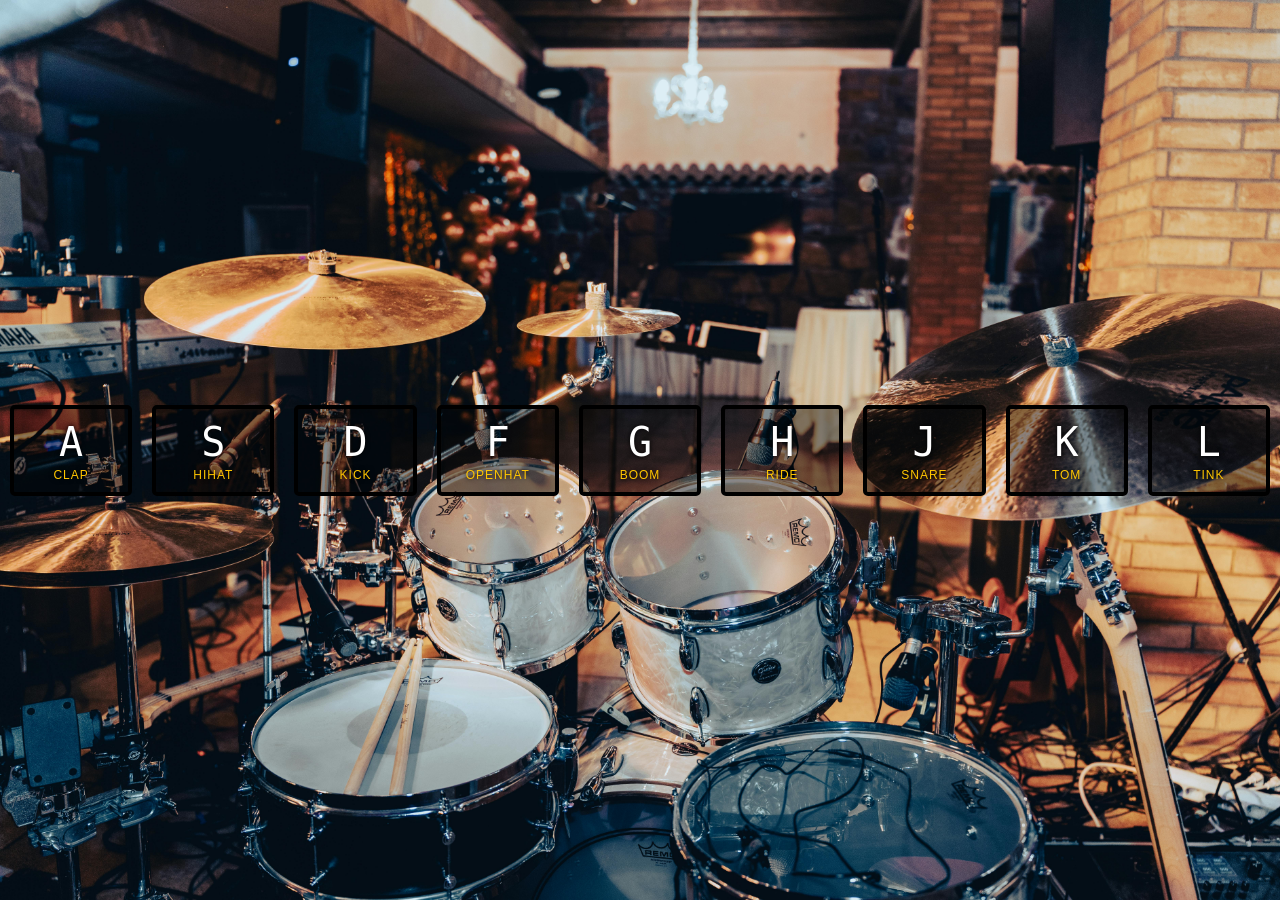
<file: 1. drumKit/index.html>
<!DOCTYPE html>
<html lang="en">
<head>
    <meta charset="UTF-8">
    <meta name="viewport" content="width=device-width, initial-scale=1.0">
    <title>JavaScript Drum Kit</title>
    <link rel="stylesheet" href="style.css">
    <link rel = "icon" href ="https://fav.farm/🔥" /> 
</head>
<body>
    <div class = "keys">
        <div data-key="65" class="key">
            <kbd>A</kbd>
            <span class="sound">clap</span>
        </div>
        <div data-key="83" class="key">
            <kbd>S</kbd>
            <span class="sound">hihat</span>
        </div>
        <div data-key="68" class="key">
            <kbd>D</kbd>
            <span class="sound">kick</span>
        </div>
        <div data-key = "70" class="key">
            <kbd>F</kbd>
            <span class="sound">openhat</span>
        </div>
        <div data-key = "71" class="key">
            <kbd>G</kbd>
            <span class="sound">boom</span>
        </div>
        <div data-key = "72" class="key">
            <kbd>H</kbd>
            <span class="sound">ride</span>
        </div>
        <div data-key = "74" class="key">
            <kbd>J</kbd>
            <span class="sound">snare</span>
        </div>
        <div data-key = "75" class="key">
            <kbd>K</kbd>
            <span class="sound">tom</span>
        </div>
        <div data-key = "76" class="key">
            <kbd>L</kbd>
            <span class="sound">tink</span>
        </div>
    </div>

    <audio data-key="65" src="sounds/clap.wav"></audio>
    <audio data-key="83" src="sounds/hihat.wav"></audio>
    <audio data-key="68" src="sounds/kick.wav"></audio>
    <audio data-key="70" src="sounds/openhat.wav"></audio>
    <audio data-key="71" src="sounds/boom.wav"></audio>
    <audio data-key="72" src="sounds/ride.wav"></audio>
    <audio data-key="74" src="sounds/snare.wav"></audio>
    <audio data-key="75" src="sounds/tom.wav"></audio>
    <audio data-key="76" src="sounds/tink.wav"></audio>
    
<script>
    window.addEventListener('keydown', function(e) {
        const audio = document.querySelector(`audio[data-key="${e.keyCode}"]`);
        const key = document.querySelector(`.key[data-key="${e.keyCode}"]`);
        if(!audio) return;
        audio.currentTime = 0;  
        audio.play();
        key.classList.add('playing');
    });

    function removeTransition(e) {
        if(e.propertyName !== 'transform') return;
        this.classList.remove('playing');
    }

    const keys = document.querySelectorAll('.key');
    keys.forEach(key => key.addEventListener('transitionend', removeTransition));
</script>

</body>
</html>
</file>
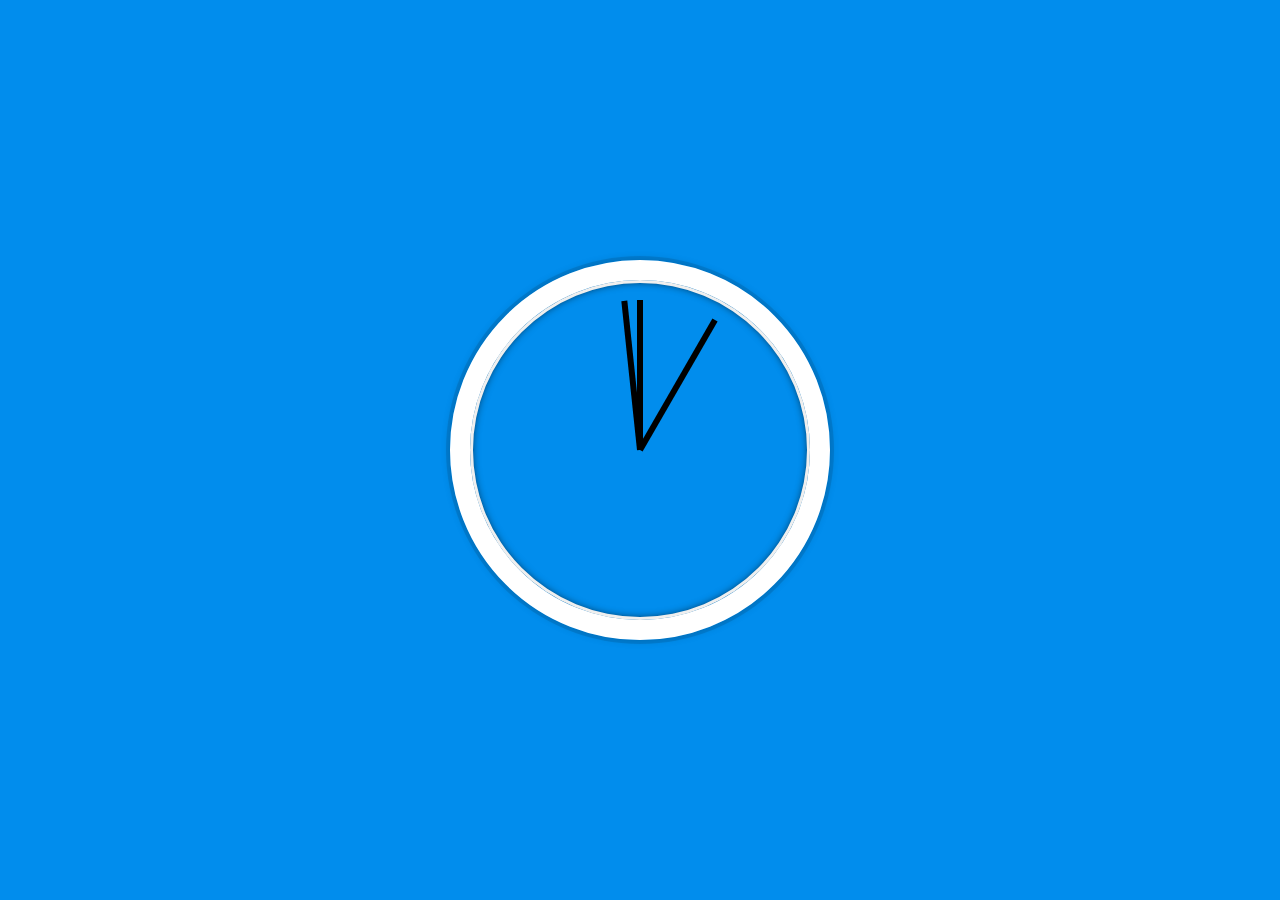
<file: 2. cssClock/index.html>
<!DOCTYPE html>
<html lang="en">
<head>
  <meta charset="UTF-8">
  <title>CSS Clock</title>
  <link rel="icon" href="https://fav.farm/🔥" />
</head>
<body>
    <div class="clock">
      <div class="clock-face">
        <div class="hand hour-hand"></div>
        <div class="hand min-hand"></div>
        <div class="hand second-hand"></div>
      </div>
    </div>

  <style>
    html {
      background: #018DED url(https://unsplash.it/1500/1000?image=881&blur=5);
      background-size: cover;
      font-family: 'helvetica neue';
      text-align: center;
      font-size: 10px;
    }

    body {
      margin: 0;
      font-size: 2rem;
      display: flex;
      flex: 1;
      min-height: 100vh;
      align-items: center;
    }

    .clock {
      width: 30rem;
      height: 30rem;
      border: 20px solid white;
      border-radius: 50%;
      margin: 50px auto;
      position: relative;
      padding: 2rem;
      box-shadow:
        0 0 0 4px rgba(0,0,0,0.1),
        inset 0 0 0 3px #EFEFEF,
        inset 0 0 10px black,
        0 0 10px rgba(0,0,0,0.2);
    }

    .clock-face {
      position: relative;
      width: 100%;
      height: 100%;
      transform: translateY(-3px); /* account for the height of the clock hands */
    }

    .hand {
      width: 50%;
      height: 6px;
      background: black;
      position: absolute;
      top: 50%;
      transform-origin: 100%;
      transform: rotate(90deg);
      transition: all 0.05s;
      transition-timing-function: cubic-bezier(0.1, 2.7, 0.58, 1);
    }
  </style>
  <script>
    const secondHand = document.querySelector('.second-hand');
    const minHand = document.querySelector('.min-hand');
    const hourHand = document.querySelector('.hour-hand');

    function setDate(){
        const now = new Date();
        const seconds = now.getSeconds();
        const secondsDegree = ((seconds / 60) * 360) + 90;
        secondHand.style.transform = `rotate(${secondsDegree}deg)`;

        const minutes = now.getMinutes();
        const minutesDegree = ((minutes / 60) * 360) + 90;
        minHand.style.transform = `rotate(${minutesDegree}deg)`;

        const hours = now.getHours();
        const hoursDegree = ((hours / 12) * 360) + 90;
        hourHand.style.transform = `rotate(${hoursDegree}deg)`;
    }   

    setInterval(setDate, 1000);
  </script>
</body>
</html>
</file>
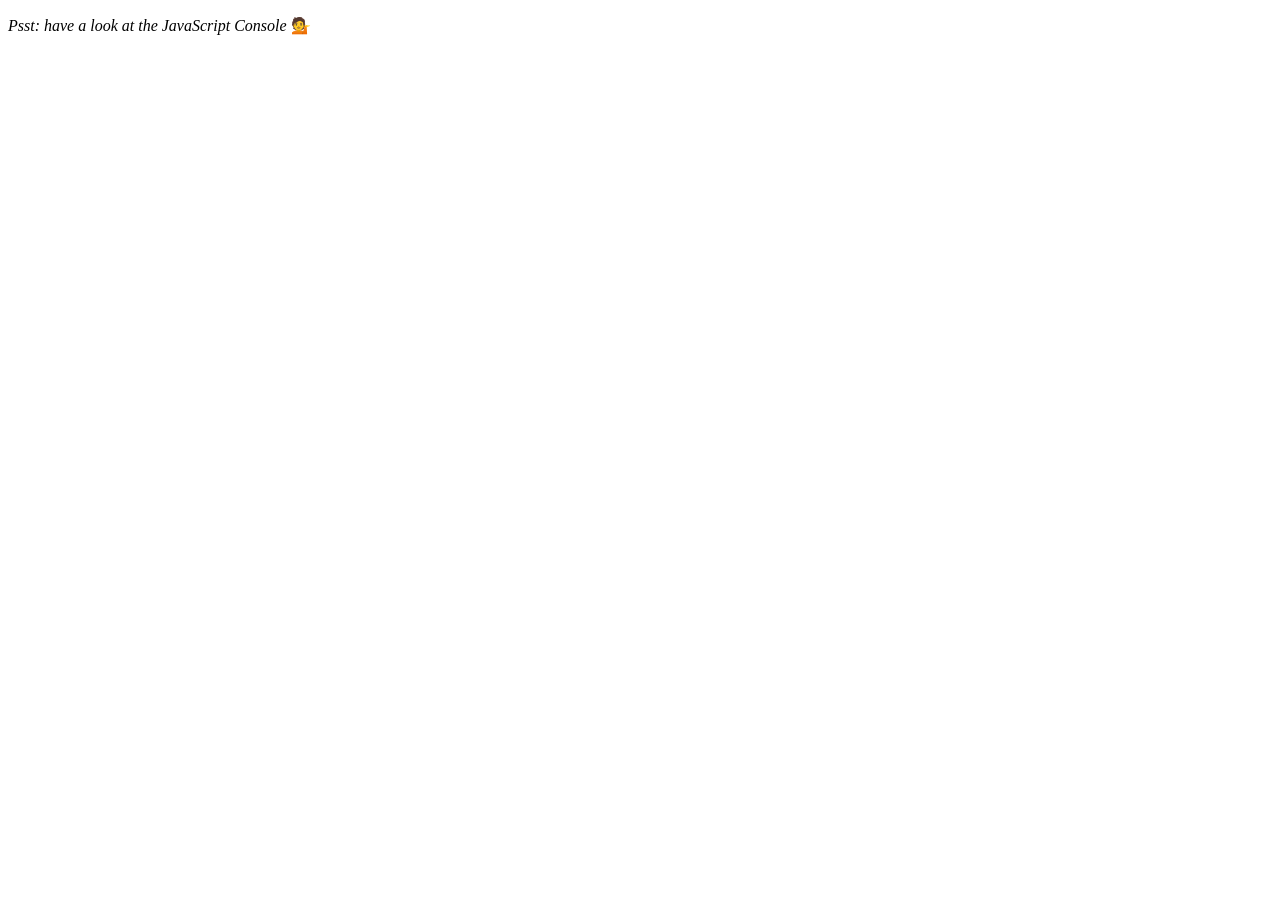
<file: 4, arrays/index.html>
<!DOCTYPE html>
<html lang="en">
<head>
  <meta charset="UTF-8">
  <title>Array Fun 💪</title>
  <link rel="icon" href="https://fav.farm/🔥" />
</head>
<body>
  <p><em>Psst: have a look at the JavaScript Console</em> 💁</p>
  <script>
    // Some good old array fun.

    const inventors = [
      { first: 'Albert', last: 'Einstein', year: 1879, passed: 1955 },
      { first: 'Isaac', last: 'Newton', year: 1643, passed: 1727 },
      { first: 'Galileo', last: 'Galilei', year: 1564, passed: 1642 },
      { first: 'Marie', last: 'Curie', year: 1867, passed: 1934 },
      { first: 'Johannes', last: 'Kepler', year: 1571, passed: 1630 },
      { first: 'Nicolaus', last: 'Copernicus', year: 1473, passed: 1543 },
      { first: 'Max', last: 'Planck', year: 1858, passed: 1947 },
      { first: 'Katherine', last: 'Blodgett', year: 1898, passed: 1979 },
      { first: 'Ada', last: 'Lovelace', year: 1815, passed: 1852 },
      { first: 'Sarah E.', last: 'Goode', year: 1855, passed: 1905 },
      { first: 'Lise', last: 'Meitner', year: 1878, passed: 1968 },
      { first: 'Hanna', last: 'Hammarström', year: 1829, passed: 1909 }
    ];

    const people = [
      'Bernhard, Sandra', 'Bethea, Erin', 'Becker, Carl', 'Bentsen, Lloyd', 'Beckett, Samuel', 'Blake, William', 'Berger, Ric', 'Beddoes, Mick', 'Beethoven, Ludwig',
      'Belloc, Hilaire', 'Begin, Menachem', 'Bellow, Saul', 'Benchley, Robert', 'Blair, Robert', 'Benenson, Peter', 'Benjamin, Walter', 'Berlin, Irving',
      'Benn, Tony', 'Benson, Leana', 'Bent, Silas', 'Berle, Milton', 'Berry, Halle', 'Biko, Steve', 'Beck, Glenn', 'Bergman, Ingmar', 'Black, Elk', 'Berio, Luciano',
      'Berne, Eric', 'Berra, Yogi', 'Berry, Wendell', 'Bevan, Aneurin', 'Ben-Gurion, David', 'Bevel, Ken', 'Biden, Joseph', 'Bennington, Chester', 'Bierce, Ambrose',
      'Billings, Josh', 'Birrell, Augustine', 'Blair, Tony', 'Beecher, Henry', 'Biondo, Frank'
    ];
    
    // Array.prototype.filter()
    // 1. Filter the list of inventors for those who were born in the 1500's
    const fifteen = inventors.filter(inventor =>inventor.year >= 1500 && inventor.year < 1600);
    console.table(fifteen);

    // Array.prototype.map()
    // 2. Give us an array of the inventors first and last names
    const fullNames = inventors.map(inventor => `${inventor.first} ${inventor.last}`);
    console.log(fullNames);

    // Array.prototype.sort()
    // 3. Sort the inventors by birthdate, oldest to youngest
    const ordered = inventors.sort((a, b) => a.year > b.year ? 1 : -1);
    console.table(ordered);

    // Array.prototype.reduce()
    // 4. How many years did all the inventors live all together?
    const totalYears = inventors.reduce((total, inventor) => {
      return total + (inventor.passed - inventor.year);
    }, 0);
    console.log(totalYears);

    // 5. Sort the inventors by years lived
    const oldest = inventors.sort((a, b) => {
      const lastInventor = a.passed - a.year;
      const nextInventor = b.passed - b.year;
      return lastInventor > nextInventor ? -1 : 1;
    });
    console.table(oldest);

    // 6. create a list of Boulevards in Paris that contain 'de' anywhere in the name
    // https://en.wikipedia.org/wiki/Category:Boulevards_in_Paris
    // const category = document.querySelector('.mw-category');
    // const links = Array.from(category.querySelectorAll('a'));
    // const de = links
    //   .map(link => link.textContent)
    //   .filter(streetName => streetName.includes('de'));
    // console.log(de);

    // 7. sort Exercise
    // Sort the people alphabetically by last name
    const alpha = people.sort((lastOne, nextOne) => {
      const [aLast, aFirst] = lastOne.split(', ');
      const [bLast, bFirst] = nextOne.split(', ');
      return aLast > bLast ? 1 : -1;
    });
    console.log(alpha);

    // 8. Reduce Exercise
    // Sum up the instances of each of these
    const data = ['car', 'car', 'truck', 'truck', 'bike', 'walk', 'car', 'van', 'bike', 'walk', 'car', 'van', 'car', 'truck' ];
    const transportation = data.reduce((obj, item) => {
      if (!obj[item]) {
        obj[item] = 0;
      }
      obj[item]++;
      return obj;
    }, {});
  </script>
</body>
</html>
</file>
<file: 1. drumKit/style.css>
html{
    font-size: 10px;
    background: url('./background.jpg') bottom center;
    background-size: cover;
}

body, html{
    margin: 0;
    padding: 0;
    font-family: 'Arial', sans-serif;
}

.keys{
    display: flex;
    min-height: 100vh;
    align-items: center;
    justify-content: center;
}

.key{
    flex: 1;
    border: .4rem solid black;
    border-radius: .5rem;
    margin: 1rem;
    font-size: 1.5rem;
    padding: 1rem .5rem;
    transition: all 0.07s;
    width: 10rem;
    text-align: center;
    color: white;
    background: rgba(0, 0, 0, 0.4);
    text-shadow: 0 0 .5rem black;
}

.playing{
    transform: scale(1.2);
    border-color: #ffc600;
    box-shadow: 0 0 1rem #ffc600;
}

kbd{
    display: block;
    font-size: 4rem;
}

.sound{
    font-size: 1.2rem;
    text-transform: uppercase;
    letter-spacing: .1rem;
    color: #ffc600;
}
</file>
